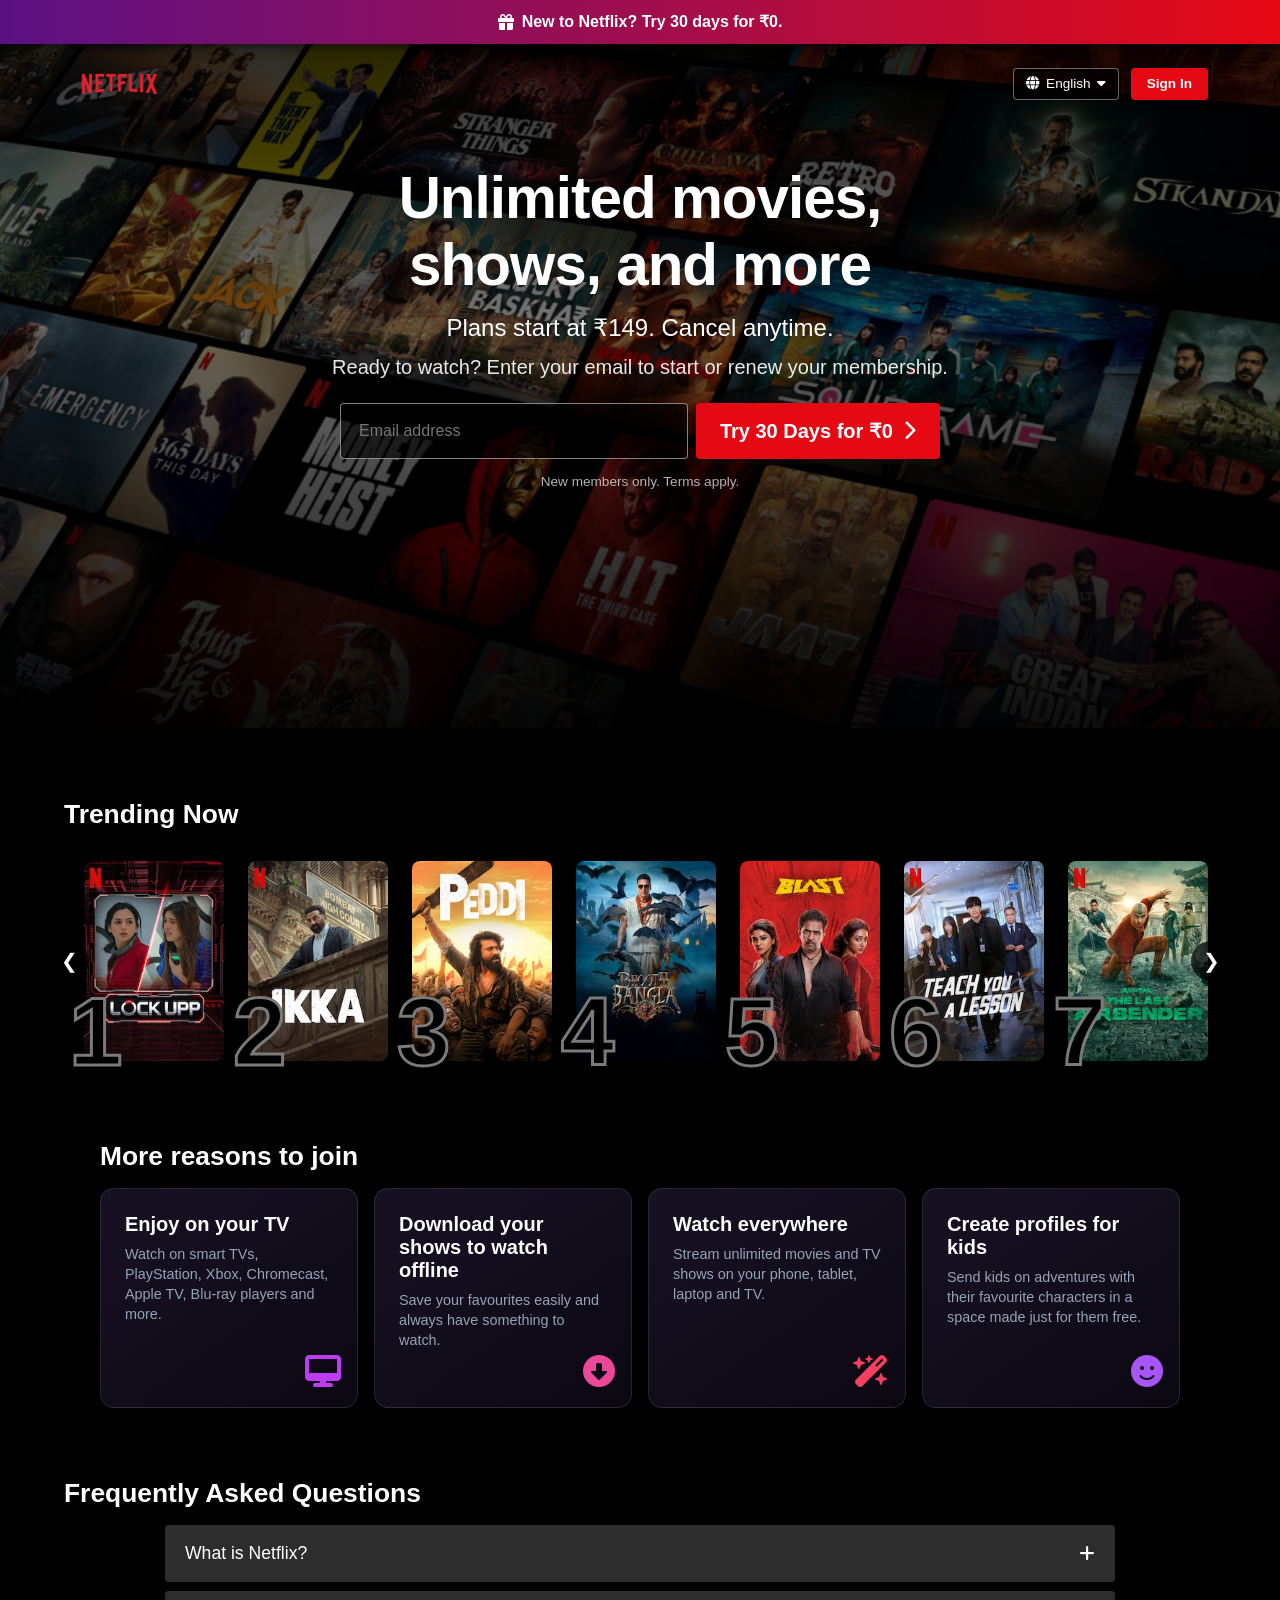
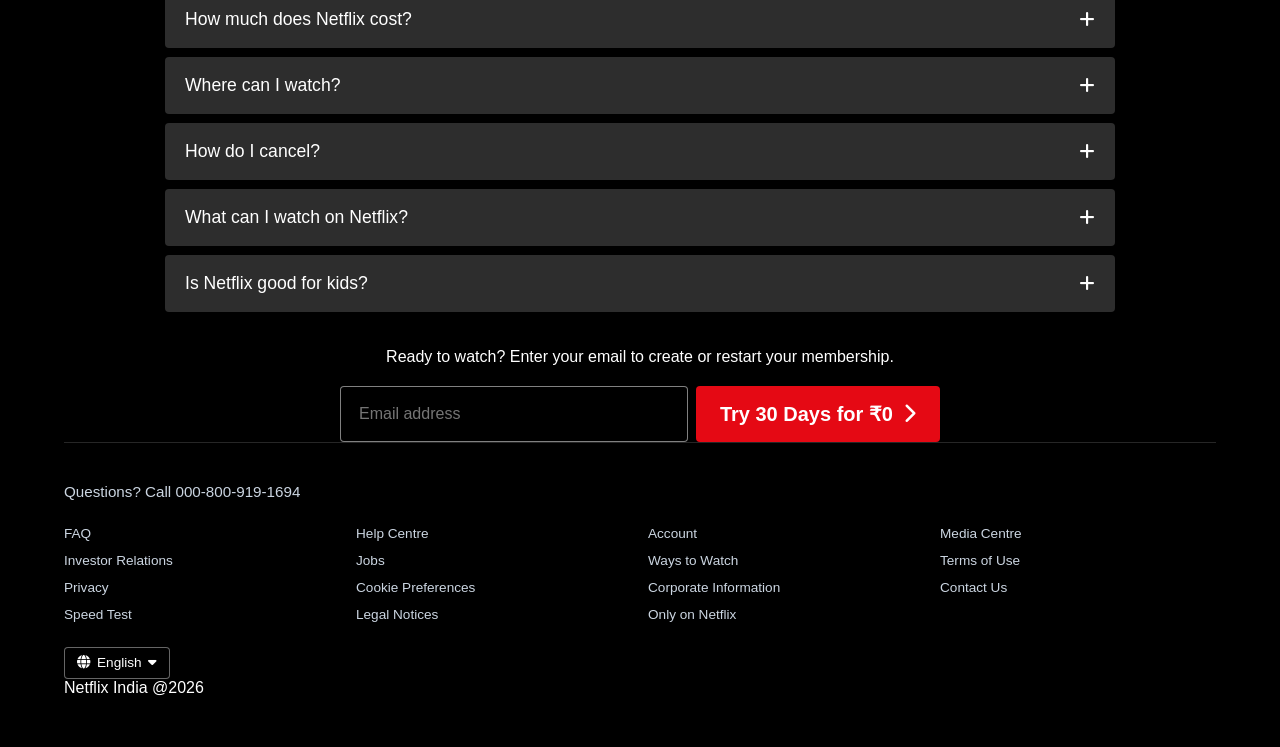
<file: index.html>
<!DOCTYPE html>
<html lang="en">
<head>
  <meta charset="UTF-8" />
  <meta name="viewport" content="width=device-width, initial-scale=1.0" />
  <meta name="google-site-verification" content="KOs2K0tkU5Do4_0OsZKwY9dUPIHyxndTZxp7ionYg-Y" />
  <link rel="icon" type="image/png" href="ASSECTS/NETFLIX_TITLE_LOGO.png" alt="Netflix_Title_LOGO"/>
  <link rel="stylesheet" href="CSS/index.css" />
  <link rel="stylesheet" href="https://cdnjs.cloudflare.com/ajax/libs/font-awesome/6.6.0/css/all.min.css" />
  <title>Netflix India - Watch TV Shows Online, Watch Movies Online</title>
</head>
<body>

  <!-- PROMOTIONAL BANNER STRIP -->
  <div class="promotion-announcement-strip">
    <p><i class="fa-solid fa-gift"></i> New to Netflix? Try 30 days for ₹0.</p>
  </div>

  <!-- HERO SECTION -->
  <header class="hero-section">
    <div class="hero-perspective-wrapper">
      <div class="hero-background-canvas"></div>
    </div>
    
    <div class="hero-overlay">
      <nav class="navigation-bar">
        <div class="brand-logo">
          <img src="ASSECTS/Netflix India – Watch Shows Online, Watch Movies Online_files/Netflix_Logo_PMS.png" alt="Netflix Logo" />
        </div>
        <div class="navigation-controls">
          <div class="language-selector">
            <i class="fa-solid fa-globe"></i> English <i class="fa-solid fa-caret-down"></i>
          </div>
          <button type="button" class="auth-button" onclick="window.location.href='signin.html'">Sign In</button>
        </div>
      </nav>

      <article class="hero-content">
        <div class="hero-text-cluster">
          <h1>Unlimited movies,<br>shows, and more</h1>
          <h4>Plans start at ₹149. Cancel anytime.</h4>
          <h5>Ready to watch? Enter your email to start or renew your membership.</h5>
          
          <form class="lead-generation-form" onsubmit="localStorage.setItem('userSignupEmail', this.querySelector('.hero-email-input').value); window.location.href='signin.html'; return false;">
            <input type="email" class="hero-email-input" placeholder="Email address" required />
            <button type="submit" class="cta-button">Try 30 Days for ₹0 <i class="fa-solid fa-chevron-right"></i></button>
          </form>
          <p class="sub-cta-note">New members only. Terms apply.</p>
        </div>
      </article>
    </div>
    
    <div class="neon-glow-accent"></div>
  </header>

  <!-- TRENDING SHOWCASE VISUAL CAROUSEL -->
  <main class="content-showcase">
    <h2 class="section-heading">Trending Now</h2>

    <div class="slider-wrapper">
      <button class="carousel-control control-left" aria-label="Scroll Left">&#10094;</button>

      <div class="movie-carousel" id="movieSlider">
        <!-- Card 1 -->
        <div class="movie-card" 
             onclick="openMovieModal(this)"
             data-title="LOCK UPP" 
             data-image="ASSECTS/1. LOCK UP.webp" 
             data-year="2026" 
             data-rating="U/A 16+" 
             data-type="Show" 
             data-genre="Reality Programming" 
             data-desc="Fifteen celebrity inmates face judgement day in a new-age prison, where a game of power and redemption determines who stays or goes.">
          <span class="rank-number">1</span>
          <div class="poster-housing"><img src="ASSECTS/1. LOCK UP.webp" alt="Lock Upp Poster" /></div>
        </div>
        
        <!-- Card 2 -->
        <div class="movie-card" 
             onclick="openMovieModal(this)"
             data-title="Raid 2" 
             data-image="ASSECTS/2. IKKA.webp" 
             data-year="2025" 
             data-rating="A" 
             data-type="Movie" 
             data-genre="Action / Thriller" 
             data-desc="With a loved one's life at stake, a celebrated lawyer must defend a man he suspects is guilty — battling his conscience every step of the way.">
          <span class="rank-number">2</span>
          <div class="poster-housing"><img src="ASSECTS/2. IKKA.webp" alt="Raid 2 Poster" /></div>
        </div>
        
        <!-- Card 3 -->
        <div class="movie-card" 
             onclick="openMovieModal(this)"
             data-title="Aap Jaisa Koi" 
             data-image="ASSECTS/3. PEDDI.webp" 
             data-year="2025" 
             data-rating="U/A 13+" 
             data-type="Movie" 
             data-genre="Romance / Drama" 
             data-desc="A heartwarming musical romance detailing the crossing lines of fate when two completely opposite worlds suddenly collide.">
          <span class="rank-number">3</span>
          <div class="poster-housing"><img src="ASSECTS/3. PEDDI.webp" alt="Aap Jaisa Koi Poster" /></div>
        </div>
        
        <!-- Card 4 -->
        <div class="movie-card" 
             onclick="openMovieModal(this)"
             data-title="The Great Indian Kapil Show" 
             data-image="ASSECTS/4. BHOOT BANGLA.webp" 
             data-year="2026" 
             data-rating="U/A 7+" 
             data-type="Show" 
             data-genre="Comedy / Talk Show" 
             data-desc="India's favorite comedian returns with celebrity guests, hilarious sketches, and family-friendly banter that keeps the crowd roaring.">
          <span class="rank-number">4</span>
          <div class="poster-housing"><img src="ASSECTS/4. BHOOT BANGLA.webp" alt="Kapil Show Poster" /></div>
        </div>
        
        <!-- Card 5 -->
        <div class="movie-card" 
             onclick="openMovieModal(this)"
             data-title="HIT: The Third Case" 
             data-image="ASSECTS/5. BLAST.webp" 
             data-year="2025" 
             data-rating="A" 
             data-type="Movie" 
             data-genre="Suspense / Mystery" 
             data-desc="An elite homicide detective fights his inner demons while navigating a complex web of lies to crack an unsolvable kidnapping case.">
          <span class="rank-number">5</span>
          <div class="poster-housing"><img src="ASSECTS/5. BLAST.webp" alt="HIT 3rd Case Poster" /></div>
        </div>

        <!-- Card 6 -->
        <div class="movie-card" 
             onclick="openMovieModal(this)"
             data-title="That Life" 
             data-image="ASSECTS/6. TEACH YOU A LESSION.webp" 
             data-year="2024" 
             data-rating="U/A 16+" 
             data-type="Show" 
             data-genre="Drama / Slice of Life" 
             data-desc="A gritty look into corporate ladder dynamics, modern friendships, and the compromises needed to survive the concrete metropolis.">
          <span class="rank-number">6</span>
          <div class="poster-housing"><img src="ASSECTS/6. TEACH YOU A LESSION.webp" alt="That Life Poster" /></div>
        </div>
        
        <!-- Card 7 -->
        <div class="movie-card" 
             onclick="openMovieModal(this)"
             data-title="JAAT" 
             data-image="ASSECTS/7. AVATAR THE LAST AIRBENDER.webp" 
             data-year="2025" 
             data-rating="U/A 16+" 
             data-type="Movie" 
             data-genre="Action / Cult Classic" 
             data-desc="A legendary rural enforcer stands up to protect his ancestral village lands from an opportunistic syndicate system.">
          <span class="rank-number">7</span>
          <div class="poster-housing"><img src="ASSECTS/7. AVATAR THE LAST AIRBENDER.webp" alt="JAAT Poster" /></div>
        </div>
        
        <!-- Card 8 -->
        <div class="movie-card" 
             onclick="openMovieModal(this)"
             data-title="Chhaava" 
             data-image="ASSECTS/8. DESIRE.webp" 
             data-year="2025" 
             data-rating="U/A 16+" 
             data-type="Movie" 
             data-genre="Historical Epic / Action" 
             data-desc="The epic biographical saga of courage, strategy, and unyielding honor charting Chhatrapati Sambhaji Maharaj's legendary battlefield victories.">
          <span class="rank-number">8</span>
          <div class="poster-housing"><img src="ASSECTS/8. DESIRE.webp" alt="Chhaava Poster" /></div>
        </div>

        <!-- Card 9 -->
        <div class="movie-card" 
             onclick="openMovieModal(this)"
             data-title="Pati Patni Aur Woh 2" 
             data-image="ASSECTS/9. PATI PATNI AUR WO DO.webp" 
             data-year="2025" 
             data-rating="U/A 16+" 
             data-type="Movie" 
             data-genre="Comedy / Romance" 
             data-desc="A hilarious look at modern relationships and misunderstandings.">
          <span class="rank-number">9</span>
          <div class="poster-housing"><img src="ASSECTS/9. PATI PATNI AUR WO DO.webp" alt="Pati Patni Poster" /></div>
        </div>

        <!-- Card 10 -->
        <div class="movie-card" 
             onclick="openMovieModal(this)"
             data-title="DHURANDHAR" 
             data-image="ASSECTS/10. DHURANDHAR.webp" 
             data-year="2025" 
             data-rating="U/A 16+" 
             data-type="Movie" 
             data-genre="Historical Epic / Action" 
             data-desc="An epic saga of courage, strategy, and unyielding honor.">
          <span class="rank-number">10</span>
          <div class="poster-housing"><img src="ASSECTS/10. DHURANDHAR.webp" alt="Dhurandhar Poster" /></div>
        </div>
      </div>

      <button class="carousel-control control-right" aria-label="Scroll Right">&#10095;</button>
    </div>
  </main>

  <!-- FEATURES SECTION -->
  <section class="value-propositions">
    <h2 class="section-heading">More reasons to join</h2>
    <div class="features-grid">
      <div class="feature-card">
        <h2>Enjoy on your TV</h2>
        <h3>Watch on smart TVs, PlayStation, Xbox, Chromecast, Apple TV, Blu-ray players and more.</h3>
        <div class="card-icon"><i class="fa-solid fa-desktop" style="color: #bc3bf4;"></i></div>
      </div>
      <div class="feature-card">
        <h2>Download your shows to watch offline</h2>
        <h3>Save your favourites easily and always have something to watch.</h3>
        <div class="card-icon"><i class="fa-solid fa-circle-down" style="color: #ec4899;"></i></div>
      </div>
      <div class="feature-card">
        <h2>Watch everywhere</h2>
        <h3>Stream unlimited movies and TV shows on your phone, tablet, laptop and TV.</h3>
        <div class="card-icon"><i class="fa-solid fa-wand-magic-sparkles" style="color: #f43f5e;"></i></div>
      </div>
      <div class="feature-card">
        <h2>Create profiles for kids</h2>
        <h3>Send kids on adventures with their favourite characters in a space made just for them free.</h3>
        <div class="card-icon"><i class="fa-solid fa-face-smile" style="color: #a855f7;"></i></div>
      </div>
    </div>
  </section>

  <!-- FAQS -->
  <section class="faq-container">
    <h2 class="section-heading text-center">Frequently Asked Questions</h2>

    <div class="accordion-matrix">
      <div class="accordion-item">
        <button class="accordion-trigger">
          <span>What is Netflix?</span> <i class="fa-solid fa-plus structural-icon"></i>
        </button>
        <div class="accordion-panel">
          <p>Netflix is a streaming service that offers a wide variety of award-winning TV shows, movies, anime, documentaries and more.</p>
        </div>
      </div>
      <div class="accordion-item">
        <button class="accordion-trigger">
          <span>How much does Netflix cost?</span> <i class="fa-solid fa-plus structural-icon"></i>
        </button>
        <div class="accordion-panel">
          <p>Plans range from ₹149 to ₹649 a month. No extra costs, no contracts.</p>
        </div>
      </div>
      <div class="accordion-item">
        <button class="accordion-trigger">
          <span>Where can I watch?</span> <i class="fa-solid fa-plus structural-icon"></i>
        </button>
        <div class="accordion-panel">
          <p>Watch anywhere, anytime. Sign in with your Netflix account to watch instantly on the web at netflix.com.</p>
        </div>
      </div>
      <div class="accordion-item">
        <button class="accordion-trigger">
          <span>How do I cancel?</span> <i class="fa-solid fa-plus structural-icon"></i>
        </button>
        <div class="accordion-panel">
          <p>Netflix is flexible. You can easily cancel your account online in two clicks.</p>
        </div>
      </div>
      <div class="accordion-item">
        <button class="accordion-trigger">
          <span>What can I watch on Netflix?</span> <i class="fa-solid fa-plus structural-icon"></i>
        </button>
        <div class="accordion-panel">
          <p>Netflix has an extensive library of feature films, documentaries, shows, anime, and more.</p>
        </div>
      </div>
      <div class="accordion-item">
        <button class="accordion-trigger">
          <span>Is Netflix good for kids?</span> <i class="fa-solid fa-plus structural-icon"></i>
        </button>
        <div class="accordion-panel">
          <p>The Netflix Kids experience is included in your membership to give parents control.</p>
        </div>
      </div>
    </div>

    <h2 class="cta-banner-text">Ready to watch? Enter your email to create or restart your membership.</h2>

    <form class="lead-generation-form bottom-form" onsubmit="localStorage.setItem('userSignupEmail', this.querySelector('.bottom-email-input').value); window.location.href='signin.html'; return false;">
      <input type="email" class="bottom-email-input hero-email-input" placeholder="Email address" required />
      <button type="submit" class="cta-button">Try 30 Days for ₹0 <i class="fa-solid fa-chevron-right"></i></button>
    </form>

    <footer class="application-footer">
      <div class="footer-contact">
        <a href="tel:0008009191694">Questions? Call 000-800-919-1694</a>
      </div>
      
      <div class="footer-links-grid">
        <div class="footer-column">
          <a href="#">FAQ</a>
          <a href="#">Investor Relations</a>
          <a href="#">Privacy</a>
          <a href="#">Speed Test</a>
        </div>
        <div class="footer-column">
          <a href="#">Help Centre</a>
          <a href="#">Jobs</a>
          <a href="#">Cookie Preferences</a>
          <a href="#">Legal Notices</a>
        </div>
        <div class="footer-column">
          <a href="#">Account</a>
          <a href="#">Ways to Watch</a>
          <a href="#">Corporate Information</a>
          <a href="#">Only on Netflix</a>
        </div>
        <div class="footer-column">
          <a href="#">Media Centre</a>
          <a href="#">Terms of Use</a>
          <a href="#">Contact Us</a>
        </div>
      </div>

      <div class="language-selector">
        <i class="fa-solid fa-globe"></i> English <i class="fa-solid fa-caret-down"></i>
      </div>
      <p class="copyright-text">Netflix India @2026</p>
    </footer>
  </section>

  <!-- DETAIL PREVIEW MODAL -->
  <div class="movie-detail-modal" id="movieModal">
    <div class="modal-backdrop" id="modalBackdrop"></div>
    <div class="modal-content-wrapper">
      <button class="modal-close-btn" id="modalCloseBtn" aria-label="Close Details">&times;</button>
      
      <div class="modal-hero-banner" id="modalBanner">
        <div class="modal-banner-gradient-overlay"></div>
      </div>
      
      <div class="modal-body-details">
        <h2 class="modal-movie-title" id="modalTitle"></h2>
        
        <div class="modal-metadata-row">
          <span class="meta-tag year" id="modalYear"></span>
          <span class="meta-tag rating" id="modalRating"></span>
          <span class="meta-tag type" id="modalType"></span>
          <span class="meta-tag genre" id="modalGenre"></span>
        </div>
        
        <p class="modal-description" id="modalDescription"></p>
        
        <button class="modal-cta-btn" onclick="window.location.href='signin.html'">Try 30 Days for ₹0 <i class="fa-solid fa-chevron-right"></i></button>
        <p class="modal-sub-note">New members only. Terms below.</p>
      </div>
    </div>
  </div>

  <script src="JS/index.js"></script>
</body>
</html>
</file>
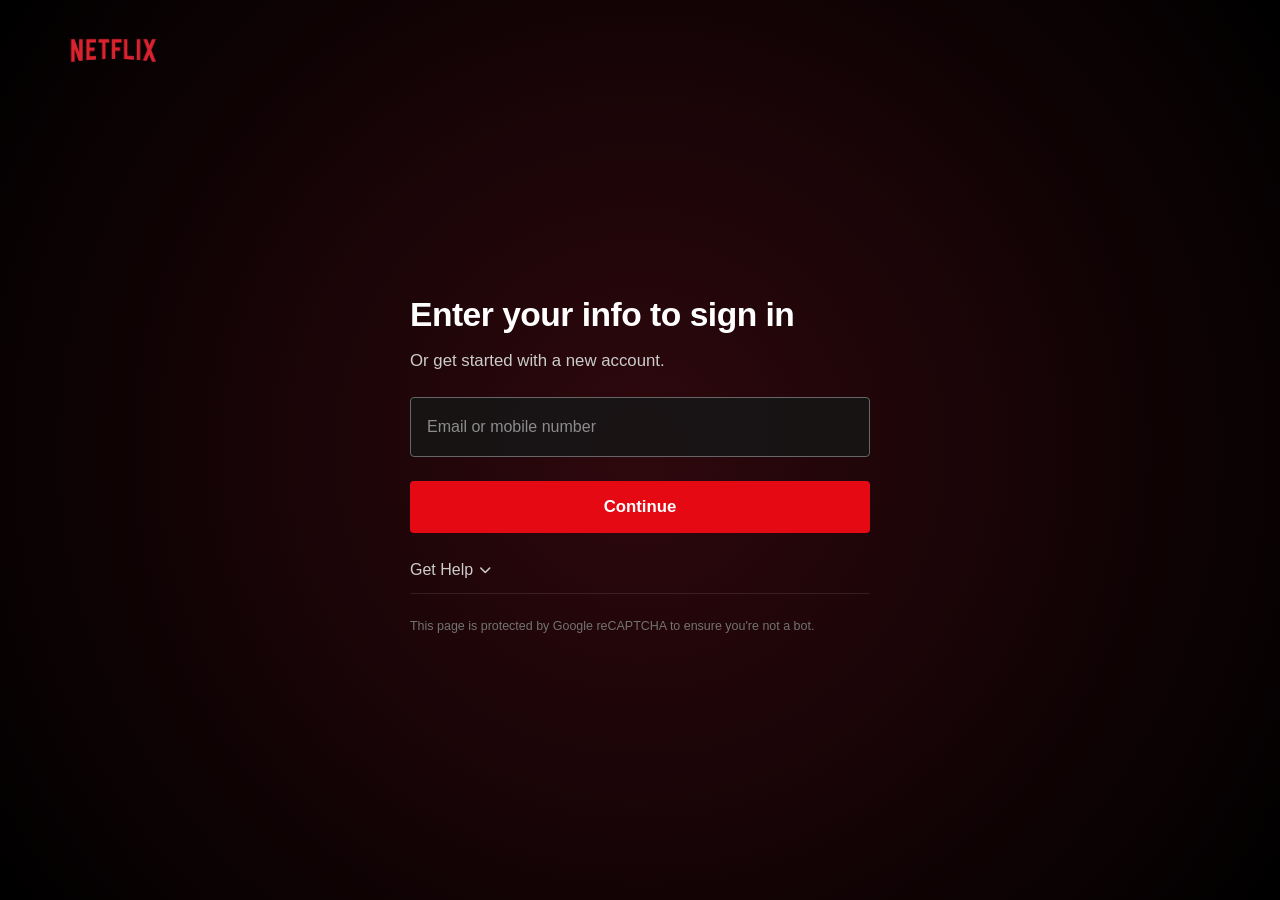
<file: signin.html>
<!DOCTYPE html>
<html lang="en">
<head>
  <meta charset="UTF-8" />
  <meta name="viewport" content="width=device-width, initial-scale=1.0" />
  <link rel="icon" type="image/png" href="ASSECTS/NETFLIX_TITLE_LOGO.png" alt="Netflix_Title_LOGO"/>
  <title>Netflix</title>
  <!-- Linked strictly to the signin styling layer -->
  <link rel="stylesheet" href="CSS/signin.css" />
  <link rel="stylesheet" href="https://cdnjs.cloudflare.com/ajax/libs/font-awesome/6.6.0/css/all.min.css" />
</head>
<body>

  <!-- ==========================================
       GLOBAL BRAND BACKGROUND & HEADER PRESENTATION LAYER
       ========================================== -->
  <header class="auth-header-strip">
    <!-- Clicking logo routes back to home page -->
    <div class="brand-logo" onclick="window.location.href='HTML/index.html'">
      <img src="ASSECTS/Netflix India – Watch Shows Online, Watch Movies Online_files/Netflix_Logo_PMS.png" alt="Netflix Logo" />
    </div>
  </header>

  <!-- ==========================================
       DYNAMIC ENGINE FUNNEL LAYOUT WRAPPER
       STATES AVAILABLE: EMAIL_ENTRY, OTP_VERIFY, LINK_COMPLETE
       ========================================== -->
  <main class="funnel-stage-container" id="funnelStage" data-current-state="EMAIL_ENTRY">
    
    <!-- -----------------------------------------
         STAGE 1: EMAIL / INFO CAPTURE PANEL (Image 2)
         ----------------------------------------- -->
    <section class="state-panel panel-email-entry">
      <div class="auth-card-wrapper">
        <h1 class="panel-heading">Enter your info to sign in</h1>
        <p class="panel-subheading">Or get started with a new account.</p>

        <form class="auth-form-engine" id="formEmailEntry">
          <div class="floating-input-housing">
            <input type="email" id="inputEntryEmail" class="form-input-control" placeholder=" " required />
            <label for="inputEntryEmail" class="floating-placeholder">Email or mobile number</label>
          </div>
          
          <button type="submit" class="cta-submit-btn">Continue</button>
        </form>

        <div class="help-accordion-group">
          <button class="help-trigger-toggle" id="helpTriggerToggle">
            <span>Get Help</span> <i class="fa-solid fa-chevron-down toggle-arrow"></i>
          </button>
          <div class="help-drawer-panel" id="helpDrawerPanel">
            <a href="#" class="help-link">Forgot email or mobile number?</a>
            <a href="#" class="help-link">Learn more about sign-in</a>
          </div>
        </div>

        <p class="recaptcha-disclaimer">
          This page is protected by Google reCAPTCHA to ensure you're not a bot.
        </p>
      </div>
    </section>

    <!-- -----------------------------------------
         STAGE 2: OTP VERIFICATION VIEW PANEL (Image 3)
         ----------------------------------------- -->
    <section class="state-panel panel-otp-verify">
      <div class="auth-card-wrapper">
        <h1 class="panel-heading">Enter the code we sent to your email</h1>
        
        <div class="email-badge-display">
          <span class="display-email-target font-muted"></span>
          <button type="button" class="funnel-inline-change-btn">Change</button>
        </div>

        <div class="otp-matrix-housing">
          <input type="text" maxlength="1" class="otp-digit-field" pattern="[0-9]*" inputmode="numeric" />
          <input type="text" maxlength="1" class="otp-digit-field" pattern="[0-9]*" inputmode="numeric" />
          <input type="text" maxlength="1" class="otp-digit-field" pattern="[0-9]*" inputmode="numeric" />
          <input type="text" maxlength="1" class="otp-digit-field" pattern="[0-9]*" inputmode="numeric" />
        </div>

        <!-- Dynamic Error box triggered via Javascript validation logic -->
        <div class="otp-error-alert-banner" id="otpErrorAlert">
          <i class="fa-solid fa-circle-xmark error-icon"></i>
          <span>That code was incorrect. Please try again.</span>
        </div>

        <p class="timer-warning-text">This code will expire in <strong>15 minutes.</strong></p>
        <p class="resend-action-row">Did not get a code? <a href="#" class="resend-link">Resend code.</a></p>

        <div class="help-accordion-group">
          <button class="help-trigger-toggle" onclick="this.parentElement.querySelector('.help-drawer-panel').classList.toggle('open')">
            <span>Get Help</span> <i class="fa-solid fa-chevron-down toggle-arrow"></i>
          </button>
          <div class="help-drawer-panel">
            <a href="#" class="help-link">Resend Verification Email</a>
            <a href="#" class="help-link">Contact Customer Support</a>
          </div>
        </div>
      </div>
    </section>

    <!-- -----------------------------------------
         STAGE 3: REGISTER LINK COMPLETE SUCCESS VIEW PANEL (Image 1)
         ----------------------------------------- -->
    <section class="state-panel panel-link-complete">
      <div class="auth-card-wrapper">
        <h1 class="panel-heading">Tap the link in your email</h1>
        <p class="panel-subheading">We sent a sign-up link to the email below. Simply tap the link to create your account.</p>

        <div class="email-badge-display static-badge">
          <span class="display-email-target"></span>
          <button type="button" class="funnel-inline-change-btn">Change</button>
        </div>

        <p class="resend-action-row margin-large">Did not get a link? Check your spam or <a href="#" class="resend-link">resend it.</a></p>

        <div class="help-accordion-group">
          <button class="help-trigger-toggle" onclick="this.parentElement.querySelector('.help-drawer-panel').classList.toggle('open')">
            <span>Get Help</span> <i class="fa-solid fa-chevron-down toggle-arrow"></i>
          </button>
          <div class="help-drawer-panel">
            <a href="#" class="help-link">Troubleshoot network parameters</a>
          </div>
        </div>
      </div>
    </section>

  </main>

  <!-- Linked strictly to your multi-stage controller logic script -->
  <script src="JS/signin.js"></script>
</body>
</html>
</file>
<file: CSS/index.css>
/* ==========================================================================
   GLOBAL RESET & CROSS-BROWSER STANDARDS
   ========================================================================== */
* {
  margin: 0;
  padding: 0;
  box-sizing: border-box;
}

body {
  display: flex;
  justify-content: center;
  align-items: center;
  flex-direction: column;
  font-family: -apple-system, BlinkMacSystemFont, 'Segoe UI', Roboto, Helvetica, Arial, sans-serif;
  background-color: #000000;
  color: #ffffff;
  width: 100%;
  overflow-x: hidden;
  -webkit-font-smoothing: antialiased;
  -moz-osx-font-smoothing: grayscale;
}

input[type="email"], select, button {
  font-family: inherit;
  outline: none;
  -webkit-appearance: none;
  -moz-appearance: none;
  appearance: none;
}

img {
  max-width: 100%;
  height: auto;
  display: block;
}

/* ==========================================================================
   TOP PROMOTIONAL BANNER STRIP
   ========================================================================== */
.promotion-announcement-strip {
  width: 100%;
  background: linear-gradient(90deg, #5b1183 0%, #a00e4e 50%, #e50914 100%);
  padding: 12px 16px;
  text-align: center;
  z-index: 100;
  box-shadow: 0 2px 10px rgba(0, 0, 0, 0.6);
}

.promotion-announcement-strip p {
  font-size: clamp(0.85rem, 2.5vw, 1rem);
  font-weight: 700;
  color: #ffffff;
  display: inline-flex;
  align-items: center;
  justify-content: center;
  gap: 8px;
  width: 100%;
}

/* ==========================================================================
   HERO SECTION & PERSPECTIVE CANVAS
   ========================================================================== */
.hero-section {
  position: relative;
  width: 100%;
  min-height: 80vh;
  background-color: #000000;
  overflow: hidden;
}

.hero-perspective-wrapper {
  position: absolute;
  top: -10%;
  left: -5%;
  width: 110%;
  height: 105%;
  perspective: 1200px;
  -webkit-perspective: 1200px;
  pointer-events: none;
  z-index: 1;
  overflow: hidden;
}

.hero-background-canvas {
  width: 100%;
  height: 100%;
  background-image: 
      linear-gradient(to top, rgba(0, 0, 0, 0.95) 0%, rgba(0, 0, 0, 0.4) 50%, rgba(0, 0, 0, 0.9) 100%), 
      url(../ASSECTS/IN-en-20250707-TRIFECTA-perspective_4faa9280-a2c5-4e07-aafc-a45ce43fea09_large.jpg);
  background-position: center 30%;
  background-size: cover;
  background-repeat: no-repeat;
  transform: rotateX(15deg) scaleX(1.08) translateY(-20px);
  -webkit-transform: rotateX(15deg) scaleX(1.08) translateY(-20px);
  transform-origin: top center;
  -webkit-transform-origin: top center;
}

.hero-overlay {
  position: relative;
  width: 100%;
  height: 100%;
  display: flex;
  flex-direction: column;
  align-items: center;
  z-index: 10;
}

.navigation-bar {
  width: 100%;
  max-width: 1200px;
  padding: 20px clamp(16px, 4vw, 32px);
  display: flex;
  justify-content: space-between;
  align-items: center;
}

.brand-logo img {
  height: clamp(30px, 5vw, 40px);
  width: auto;
}

.navigation-controls {
  display: flex;
  gap: 12px;
  align-items: center;
}

.language-selector {
  height: 32px;
  padding: 0 12px;
  font-size: 0.85rem;
  font-weight: 500;
  background: rgba(0, 0, 0, 0.6);
  border: 1px solid rgba(255, 255, 255, 0.4);
  color: #ffffff;
  border-radius: 4px;
  display: inline-flex;
  align-items: center;
  gap: 6px;
  cursor: pointer;
}

.auth-button {
  height: 32px;
  padding: 0 16px;
  background-color: #E50914;
  color: #ffffff;
  border: none;
  border-radius: 4px;
  font-weight: 600;
  font-size: 0.85rem;
  cursor: pointer;
}

.hero-content {
  margin: 40px auto;
  width: 100%;
  max-width: 950px;
  text-align: center;
  padding: 0 20px;
}

.hero-text-cluster h1 {
  font-size: clamp(2rem, 6vw, 3.65rem);
  font-weight: 900;
  margin-bottom: 16px;
  line-height: 1.15;
  letter-spacing: -1px;
}

.hero-text-cluster h4 {
  font-size: clamp(1.1rem, 3vw, 1.5rem);
  font-weight: 500;
  margin-bottom: 14px;
}

.hero-text-cluster h5 {
  font-size: clamp(0.95rem, 2.5vw, 1.25rem);
  font-weight: 400;
  margin-bottom: 24px;
  color: rgba(255, 255, 255, 0.9);
}

/* ==========================================================================
   RESPONSIVE FORM FLEX ENGINE
   ========================================================================== */
.lead-generation-form {
  display: flex;
  justify-content: center;
  align-items: center;
  width: 100%;
  max-width: 600px;
  margin: 0 auto;
  gap: 8px;
}

.hero-email-input {
  flex: 1;
  width: 100%;
  height: 56px;
  padding: 15px 18px;
  border: 1px solid rgba(255, 255, 255, 0.5);
  border-radius: 4px;
  background: rgba(0, 0, 0, 0.65);
  color: #ffffff;
  font-size: 1rem;
}

.cta-button {
  height: 56px;
  padding: 0 24px;
  background-color: #E50914;
  color: #ffffff;
  border: none;
  border-radius: 4px;
  font-size: 1.25rem;
  font-weight: 700;
  display: inline-flex;
  align-items: center;
  justify-content: center;
  gap: 10px;
  cursor: pointer;
  white-space: nowrap;
}

.cta-button:hover { background-color: #c11119; }

.sub-cta-note {
  font-size: 0.85rem;
  color: rgba(255, 255, 255, 0.7);
  margin-top: 15px;
}

/* ==========================================================================
   SHOWCASE CAROUSEL
   ========================================================================== */
.content-showcase { width: 100%; }

.section-heading {
  width: 90%;
  max-width: 1200px;
  text-align: left;
  margin: 35px auto 16px auto;
  font-size: clamp(1.3rem, 3vw, 1.65rem);
  font-weight: 700;
}

.slider-wrapper {
  position: relative;
  width: 90%;
  max-width: 1200px;
  margin: 0 auto 30px auto;
}

.movie-carousel {
  display: flex;
  overflow-x: auto;
  scroll-behavior: smooth;
  gap: 1.5rem; 
  padding: 15px 10px 15px 20px;
  scrollbar-width: none;
  -ms-overflow-style: none;
}

.movie-carousel::-webkit-scrollbar { display: none; }

.movie-card {
  position: relative;
  flex: 0 0 auto;
  display: flex;
  align-items: flex-end;
  cursor: pointer;
}

.poster-housing {
  position: relative;
  border-radius: 8px;
  overflow: hidden;
  z-index: 1;
}

.poster-housing img {
  width: 140px;
  height: 200px;
  object-fit: cover;
  display: block;
}

.rank-number {
  position: absolute;
  left: -15px;
  bottom: -10px;
  font-size: 6rem;
  font-weight: 900;
  color: #000000;
  -webkit-text-stroke: 3px #7a7a7a;
  line-height: 0.8;
  z-index: 10;
  pointer-events: none;
}

.carousel-control {
  position: absolute;
  top: 50%;
  transform: translateY(-50%);
  font-size: 1.25rem;
  color: #ffffff;
  background-color: rgba(0, 0, 0, 0.7);
  border: none;
  cursor: pointer;
  width: 40px;
  height: 40px;
  display: flex;
  align-items: center;
  justify-content: center;
  z-index: 30;
  border-radius: 50%;
}

.control-left { left: -15px; }
.control-right { right: -15px; }

/* ==========================================================================
   FEATURES & FAQ
   ========================================================================== */
.features-grid {
  display: grid;
  grid-template-columns: repeat(4, 1fr);
  gap: 1rem;
  width: 90%;
  max-width: 1200px;
  margin: 5px auto;
}

.feature-card {
  position: relative;
  background: linear-gradient(145deg, #181124 0%, #0c0812 100%);
  border: 1px solid rgba(255, 255, 255, 0.1);
  border-radius: 14px;
  padding: 24px;
  min-height: 220px;
  display: flex;
  flex-direction: column;
}

.feature-card h2 { font-size: 1.25rem; font-weight: 700; margin-bottom: 8px; }
.feature-card h3 { font-size: 0.9rem; color: #94a3b8; font-weight: 400; line-height: 1.4; }
.card-icon { position: absolute; bottom: 16px; right: 16px; font-size: 2rem; }

.faq-container { width: 100%; padding: 30px 0; }
.accordion-matrix { width: 90%; max-width: 950px; margin: 10px auto 35px auto; }
.accordion-item { margin-bottom: 8px; }

.accordion-trigger {
  width: 100%;
  background-color: #2d2d2d;
  border: none;
  padding: 18px 20px;
  display: flex;
  justify-content: space-between;
  align-items: center;
  font-size: 1.1rem;
  font-weight: 500;
  color: #ffffff;
  text-align: left;
  cursor: pointer;
  border-radius: 4px;
}

.accordion-panel {
  max-height: 0;
  overflow: hidden;
  background-color: #2d2d2d;
  transition: max-height 0.25s ease;
  border-radius: 4px;
  margin-top: 1px;
}

.accordion-panel p { padding: 18px 20px; font-size: 1rem; line-height: 1.5; }
.accordion-item.expanded-state .accordion-panel { max-height: 300px; }

.cta-banner-text {
  text-align: center;
  width: 90%;
  max-width: 800px;
  font-size: 1rem;
  font-weight: 400;
  margin: 20px auto;
}

/* ==========================================================================
   FOOTER
   ========================================================================== */
.application-footer {
  width: 90%;
  max-width: 1200px;
  border-top: 1px solid rgba(255, 255, 255, 0.15);
  padding: 40px 0 20px 0;
  margin: 0 auto;
}

.footer-contact a { color: #cbd5e1; font-size: 0.95rem; text-decoration: none; }
.footer-links-grid {
  display: grid;
  grid-template-columns: repeat(4, 1fr);
  gap: 16px;
  margin: 25px 0;
}
.footer-column { display: flex; flex-direction: column; gap: 12px; }
.footer-column a { color: #cbd5e1; font-size: 0.85rem; text-decoration: none; }

/* ==========================================================================
   FULL-POSTER MODAL VIEWPORT OVERLAY
   ========================================================================== */
.movie-detail-modal {
  position: fixed;
  top: 0;
  left: 0;
  width: 100%;
  height: 100%;
  z-index: 2000;
  display: flex;
  justify-content: center;
  align-items: center;
  opacity: 0;
  pointer-events: none;
  transition: opacity 0.3s ease;
  padding: 16px;
}

.movie-detail-modal.modal-active {
  opacity: 1;
  pointer-events: auto;
}

.modal-backdrop {
  position: absolute;
  width: 100%;
  height: 100%;
  background-color: rgba(0, 0, 0, 0.8);
  backdrop-filter: blur(4px);
}

.modal-content-wrapper {
  position: relative;
  width: 100%;
  max-width: 480px;
  background-color: #181818;
  border-radius: 12px;
  overflow: hidden;
  z-index: 2010;
  box-shadow: 0 10px 30px rgba(0, 0, 0, 0.9);
}

.modal-hero-banner {
  width: 100%;
  height: 380px;
  background-size: cover;
  background-position: center top;
  background-repeat: no-repeat;
  position: relative;
}

.modal-banner-gradient-overlay {
  position: absolute;
  bottom: 0;
  left: 0;
  width: 100%;
  height: 60%;
  background: linear-gradient(to top, #181818 0%, rgba(24, 24, 24, 0.7) 50%, transparent 100%);
}

.modal-close-btn {
  position: absolute;
  top: 12px;
  right: 12px;
  width: 32px;
  height: 32px;
  border-radius: 50%;
  background-color: rgba(0, 0, 0, 0.7);
  border: 1px solid rgba(255, 255, 255, 0.6);
  color: #ffffff;
  font-size: 1.25rem;
  display: flex;
  align-items: center;
  justify-content: center;
  cursor: pointer;
  z-index: 2020;
}

.modal-body-details {
  padding: 0 24px 24px 24px;
  margin-top: -20px;
  position: relative;
  z-index: 2015;
}

.modal-movie-title {
  font-size: 2rem;
  font-weight: 900;
  margin-bottom: 12px;
  letter-spacing: -0.5px;
}

.modal-metadata-row {
  display: flex;
  flex-wrap: wrap;
  gap: 6px;
  align-items: center;
  margin-bottom: 16px;
}

.meta-tag {
  font-size: 0.8rem;
  padding: 3px 8px;
  background-color: #333333;
  border-radius: 4px;
  color: #cccccc;
  font-weight: 600;
}

.modal-description {
  font-size: 0.92rem;
  line-height: 1.5;
  color: #d1d1d1;
  margin-bottom: 20px;
}

.modal-cta-btn {
  width: 100%;
  height: 48px;
  background-color: #E50914;
  color: #ffffff;
  border: none;
  border-radius: 4px;
  font-size: 1.1rem;
  font-weight: 700;
  display: flex;
  align-items: center;
  justify-content: center;
  gap: 8px;
  cursor: pointer;
}

.modal-sub-note {
  font-size: 0.78rem;
  color: #808080;
  text-align: left;
  margin-top: 10px;
}

/* ==========================================================================
   EXPLICIT RESPONSIVE BREAKPOINTS
   ========================================================================== */
@media (max-width: 768px) {
  /* Feature boxes stack vertically into 1 column on tablet and mobile screens */
  .features-grid {
    grid-template-columns: 1fr;
  }

  .footer-links-grid {
    grid-template-columns: repeat(2, 1fr);
  }
}

@media (max-width: 600px) {
  .lead-generation-form {
    flex-direction: column;
    gap: 12px;
  }
  
  .hero-email-input {
    width: 100%;
  }

  .cta-button {
    width: 100%;
  }

  .footer-links-grid {
    grid-template-columns: 1fr;
  }
  
  .carousel-control {
    display: none;
  }

  .modal-hero-banner {
    height: 300px;
  }
}
</file>
<file: CSS/signin.css>
/* ==========================================================================
   GLOBAL CONFIGURATION RESETS & FLUID CANVAS DEFINITIONS
   ========================================================================== */
   * {
    margin: 0;
    padding: 0;
    box-sizing: border-box;
}

body {
    background: radial-gradient(circle at center, #2e080d 0%, #000000 100%);
    background-color: #000000;
    font-family: -apple-system, BlinkMacSystemFont, "Segoe UI", Roboto, Helvetica, Arial, sans-serif;
    color: #ffffff;
    min-height: 100vh;
    display: flex;
    flex-direction: column;
    overflow-x: hidden;
    -webkit-font-smoothing: antialiased;
}

/* --- Dynamic Branding Header Fluid Layer --- */
.auth-header-strip {
    width: 100%;
    padding: clamp(16px, 3vw, 28px) clamp(20px, 5vw, 60px);
    z-index: 10;
}

.brand-logo img {
    height: clamp(30px, 4vw, 45px);
    width: auto;
    cursor: pointer;
    transition: transform 0.2s cubic-bezier(0.16, 1, 0.3, 1);
}

.brand-logo img:hover {
    transform: scale(1.03);
}

/* ==========================================================================
   ROUTING VIEW MANAGER CONTROLLER PANEL METRICS
   ========================================================================== */
.funnel-stage-container {
    flex: 1;
    display: flex;
    justify-content: center;
    align-items: center; /* Centered vertically on large monitors for premium look */
    padding: clamp(20px, 5vh, 60px) 24px;
    width: 100%;
}

.state-panel {
    display: none;
    width: 100%;
    max-width: 460px; /* Safe bounds container width */
    margin: 0 auto;
    animation: fadeInFade 0.4s cubic-bezier(0.16, 1, 0.3, 1) forwards;
}

@keyframes fadeInFade {
    from { opacity: 0; transform: translateY(12px); }
    to { opacity: 1; transform: translateY(0); }
}

/* State routing active maps classes */
[data-current-state="EMAIL_ENTRY"] .panel-email-entry { display: block; }
[data-current-state="OTP_VERIFY"] .panel-otp-verify { display: block; }
[data-current-state="LINK_COMPLETE"] .panel-link-complete { display: block; }

/* ==========================================================================
   CENTRAL AUTH STRUCTURE CARDS METRICS
   ========================================================================== */
.auth-card-wrapper {
    width: 100%;
    padding: clamp(15px, 3vw, 30px) 0;
}

.panel-heading {
    font-size: clamp(1.65rem, 4vw, 2.1rem);
    font-weight: 700;
    margin-bottom: 12px;
    letter-spacing: -0.5px;
    line-height: 1.25;
}

.panel-subheading {
    font-size: clamp(0.95rem, 2vw, 1.05rem);
    color: #cccccc;
    line-height: 1.5;
    margin-bottom: 24px;
}

/* --- Fluid Floating Layout Input Box Engine --- */
.auth-form-engine {
    width: 100%;
    margin-bottom: 20px;
}

.floating-input-housing {
    position: relative;
    width: 100%;
    background-color: rgba(22, 22, 22, 0.85);
    border: 1px solid #666666;
    border-radius: 4px;
    height: clamp(54px, 7vh, 60px);
    margin-bottom: 16px;
    transition: border-color 0.2s ease, background-color 0.2s ease;
}

.floating-input-housing:focus-within {
    border-color: #ffffff;
    background-color: rgba(32, 32, 32, 0.95);
    box-shadow: 0 0 0 1px #ffffff;
}

.form-input-control {
    width: 100%;
    height: 100%;
    background: transparent;
    border: none;
    outline: none;
    color: #ffffff;
    padding: 22px 16px 6px 16px;
    font-size: 1rem;
}

.floating-placeholder {
    position: absolute;
    left: 16px;
    top: 50%;
    transform: translateY(-50%);
    color: #8c8c8c;
    font-size: 1rem;
    pointer-events: none;
    transition: transform 0.18s cubic-bezier(0.16, 1, 0.3, 1), font-size 0.18s ease, top 0.18s ease;
}

.form-input-control:focus ~ .floating-placeholder,
.form-input-control:not(:placeholder-shown) ~ .floating-placeholder {
    top: 14px;
    font-size: 0.75rem;
    transform: translateY(0);
}

/* --- Call To Action Control Triggers --- */
.cta-submit-btn {
    width: 100%;
    height: clamp(46px, 6vh, 52px);
    background-color: #E50914;
    color: #ffffff;
    border: none;
    border-radius: 4px;
    font-size: clamp(0.95rem, 2vw, 1.05rem);
    font-weight: 600;
    cursor: pointer;
    transition: background-color 0.2s ease, transform 0.1s ease;
    margin-top: 8px;
}

.cta-submit-btn:hover { background-color: #c40810; }
.cta-submit-btn:active { transform: scale(0.995); }

/* ==========================================================================
   FLUID & STABLE RESPONSIVE 4-DIGIT OTP FIELDS GRID MATRIX
   ========================================================================== */
.email-badge-display {
    width: 100%;
    background-color: rgba(255, 255, 255, 0.12);
    border-radius: 4px;
    padding: 14px clamp(12px, 3vw, 18px);
    display: flex;
    justify-content: space-between;
    align-items: center;
    margin-bottom: 24px;
    border: 1px solid rgba(255, 255, 255, 0.05);
    font-size: clamp(0.9rem, 2vw, 1rem);
}

.email-badge-display.static-badge {
    background-color: rgba(255, 255, 255, 0.16);
    border: 1px solid rgba(255, 255, 255, 0.15);
}

.display-email-target {
    word-break: break-all;
    padding-right: 12px;
}

.funnel-inline-change-btn {
    background: transparent;
    border: none;
    color: #ffffff;
    text-decoration: underline;
    font-size: clamp(0.85rem, 1.8vw, 0.95rem);
    cursor: pointer;
    white-space: nowrap;
}

/* --- The Auto-Scaling Grid Fix --- */
.otp-matrix-housing {
    display: grid;
    grid-template-columns: repeat(4, 1fr); /* Divides into exactly 4 uniform fluid slots */
    gap: clamp(8px, 3vw, 16px);            /* Shrinks spacing beautifully on tiny screens */
    width: 100%;
    max-width: 360px;                      /* Clean structural limits on wide computer setups */
    margin: 0 auto 24px auto;
}

.otp-digit-field {
    width: 100%;
    /* Maintain square proportion ratios responsively using dynamic aspect locks */
    aspect-ratio: 1 / 1; 
    background-color: rgba(22, 22, 22, 0.85);
    border: 2px solid #f43f5e;
    border-radius: 8px;
    text-align: center;
    font-size: clamp(1.3rem, 5vw, 1.8rem); /* Font scales seamlessly down to mobile devices */
    font-weight: 700;
    color: #ffffff;
    outline: none;
    transition: border-color 0.2s ease, background-color 0.2s ease, box-shadow 0.2s ease;
    padding: 0;
}

.otp-digit-field:focus {
    border-color: #ffffff;
    background-color: rgba(35, 35, 35, 0.95);
    box-shadow: 0 0 8px rgba(255, 255, 255, 0.25);
}

/* ==========================================================================
   VALIDATION ALERTS & INFRASTRUCTURE FEEDBACK PANELS
   ========================================================================== */
.otp-error-alert-banner {
    display: none;
    align-items: center;
    justify-content: center;
    gap: 8px;
    color: #f43f5e;
    font-size: clamp(0.85rem, 1.8vw, 0.92rem);
    margin-bottom: 24px;
    font-weight: 500;
    text-align: center;
}

.timer-warning-text, .resend-action-row {
    font-size: clamp(0.85rem, 1.8vw, 0.95rem);
    color: #aaaaaa;
    margin-bottom: 12px;
    text-align: left;
}

.resend-action-row.margin-large {
    margin-top: 24px;
    margin-bottom: 32px;
}

.resend-link {
    color: #ffffff;
    text-decoration: underline;
}

/* ==========================================================================
   DROPDOWN ACCORDION LINKS METRICS
   ========================================================================== */
.help-accordion-group {
    width: 100%;
    border-bottom: 1px solid rgba(255, 255, 255, 0.1);
    margin-bottom: 24px;
    padding-bottom: 6px;
}

.help-trigger-toggle {
    background: transparent;
    border: none;
    color: #cccccc;
    font-size: clamp(0.9rem, 2vw, 1rem);
    display: flex;
    align-items: center;
    gap: 6px;
    cursor: pointer;
    padding: 8px 0;
    width: 100%;
}

.help-trigger-toggle:hover { color: #ffffff; }
.help-trigger-toggle .toggle-arrow {
    font-size: 0.75rem;
    transition: transform 0.25s cubic-bezier(0.16, 1, 0.3, 1);
}

.help-accordion-group:has(.open) .toggle-arrow {
    transform: rotate(-180deg);
}

.help-drawer-panel {
    max-height: 0;
    overflow: hidden;
    display: flex;
    flex-direction: column;
    gap: 12px;
    transition: max-height 0.25s cubic-bezier(0, 1, 0, 1);
}

.help-drawer-panel.open {
    max-height: 150px;
    padding: 4px 0 14px 0;
    transition: max-height 0.3s cubic-bezier(1, 0, 1, 0);
}

.help-link {
    color: #aaaaaa;
    font-size: clamp(0.85rem, 1.8vw, 0.92rem);
    text-decoration: none;
}

.help-link:hover { text-decoration: underline; color: #ffffff; }
.recaptcha-disclaimer {
    font-size: 0.78rem;
    color: #737373;
    line-height: 1.4;
}

/* ==========================================================================
   EXPLICIT MEDIA CONTEXT VIEWPORT BREAKPOINTS
   ========================================================================== */

/* --- TABLETS & LANDSCAPE HANDSETS VIEWPORT --- */
@media (max-width: 768px) {
    .funnel-stage-container {
        align-items: flex-start; /* Shift panels upwards on touch interfaces */
        padding-top: 30px;
    }
}

/* --- COMPACT SMARTPHONES VIEWPORT (Screen bounds under 400px) --- */
@media (max-width: 400px) {
    .otp-matrix-housing {
        gap: 6px; /* Restrict margins inside thin portrait widths */
    }
    .otp-digit-field {
        border-width: 1.5px;
        border-radius: 6px;
    }
}

/* --- HIGH RES LAPTOPS & DESKTOPS --- */
@media (min-width: 1200px) {
    .funnel-stage-container {
        padding-bottom: 120px; /* Balance canvas distribution */
    }
}
</file>
